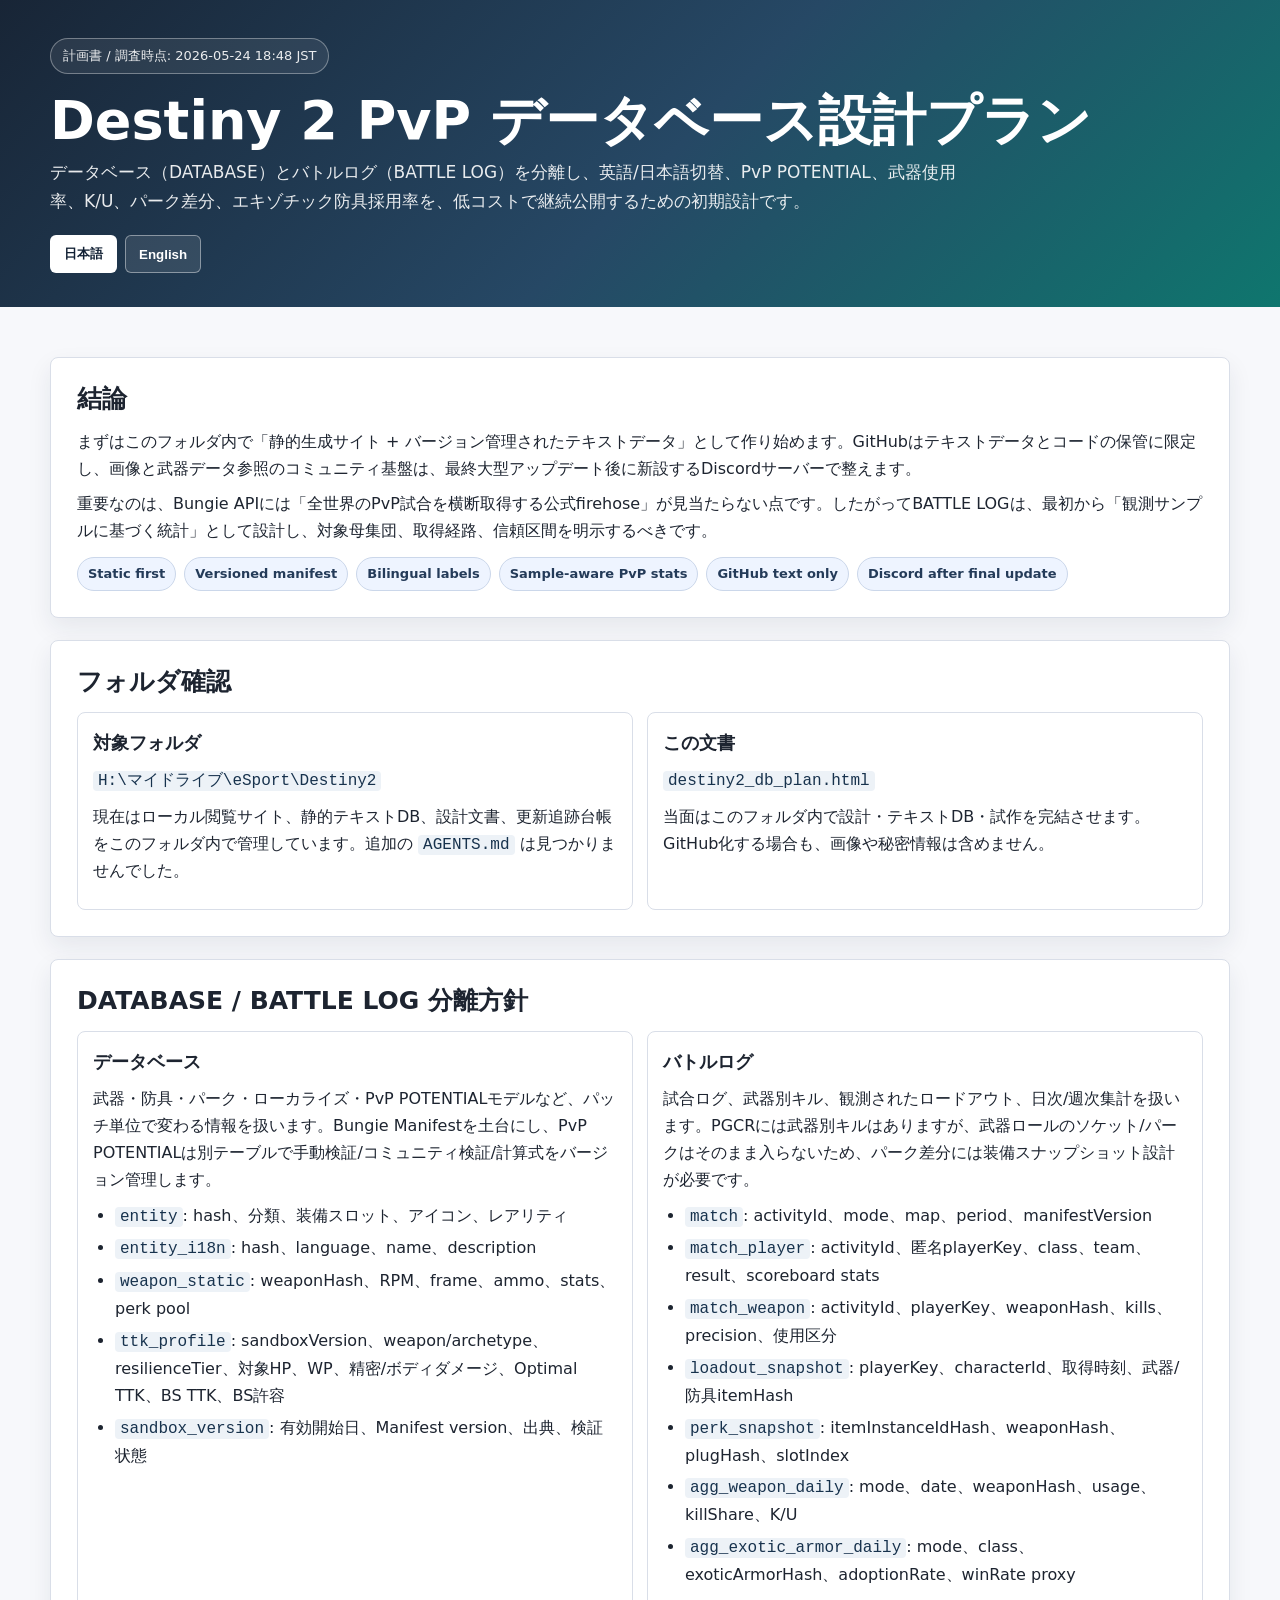
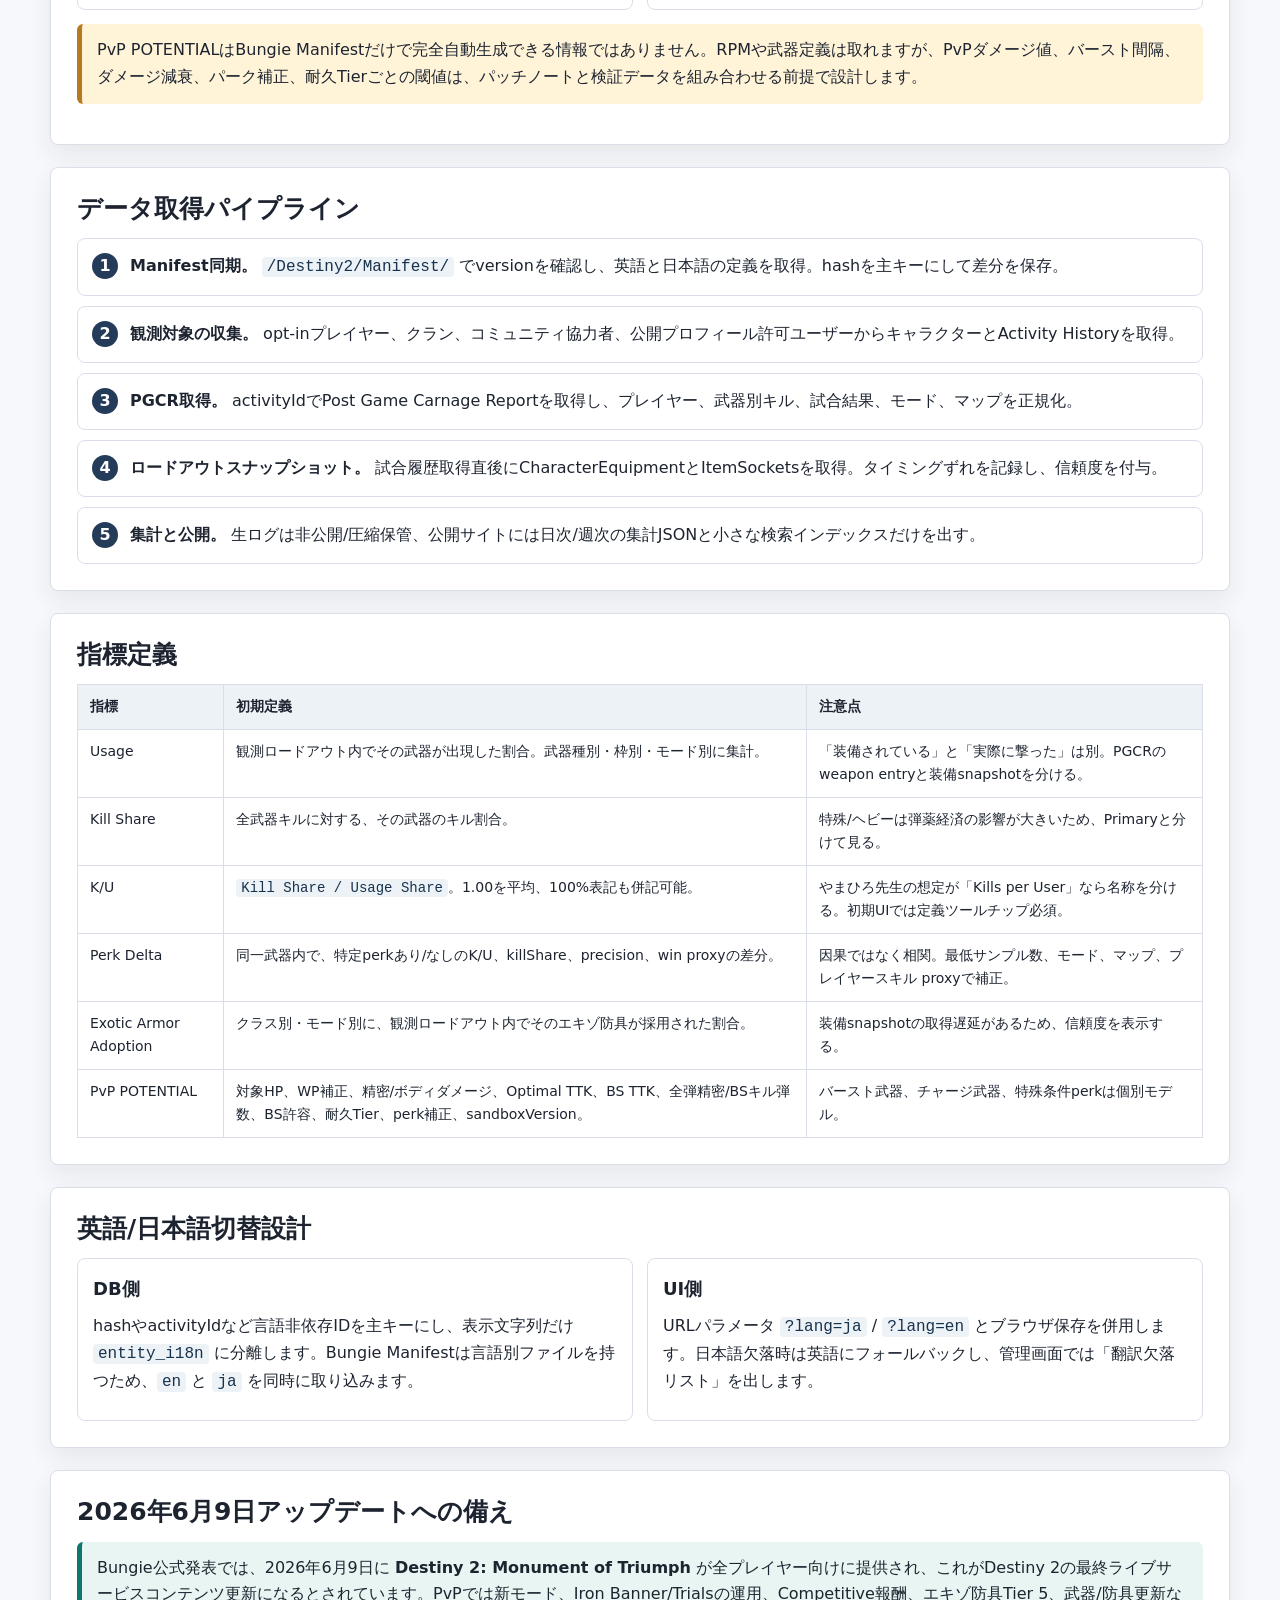
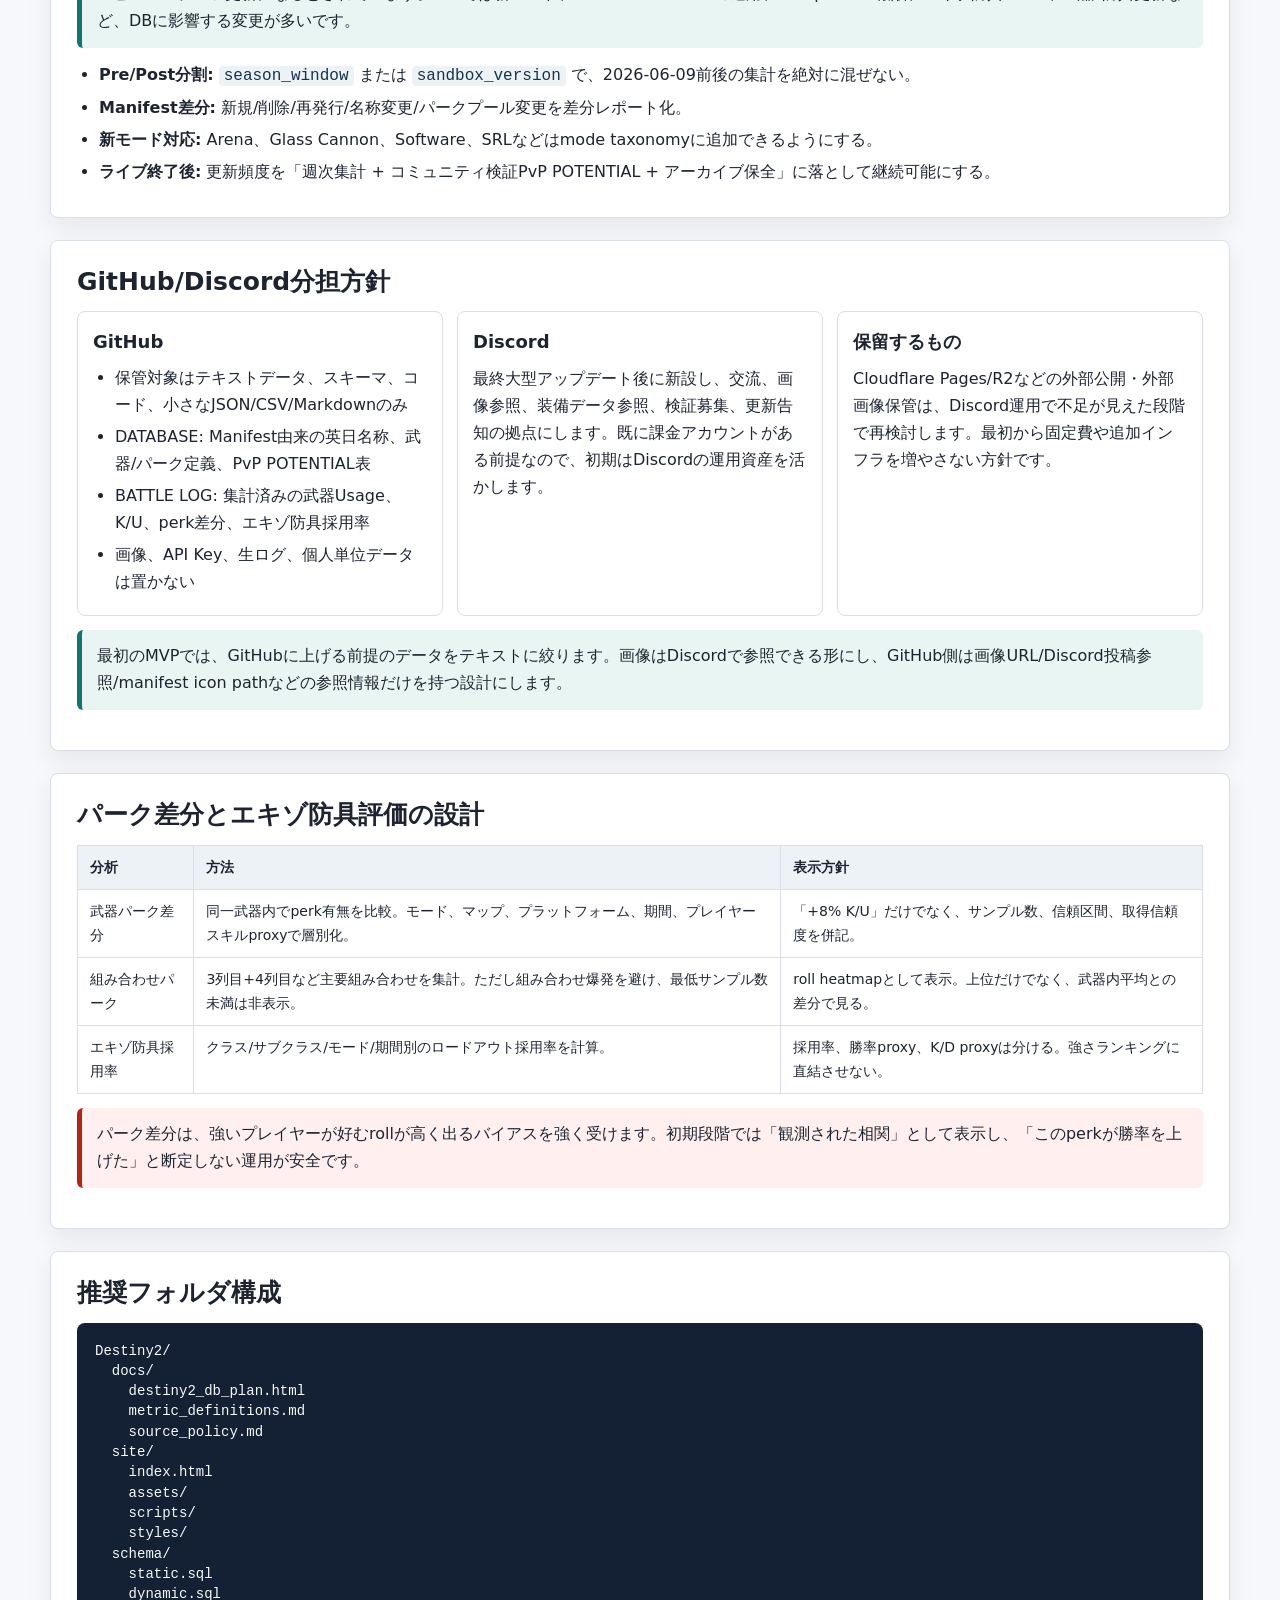
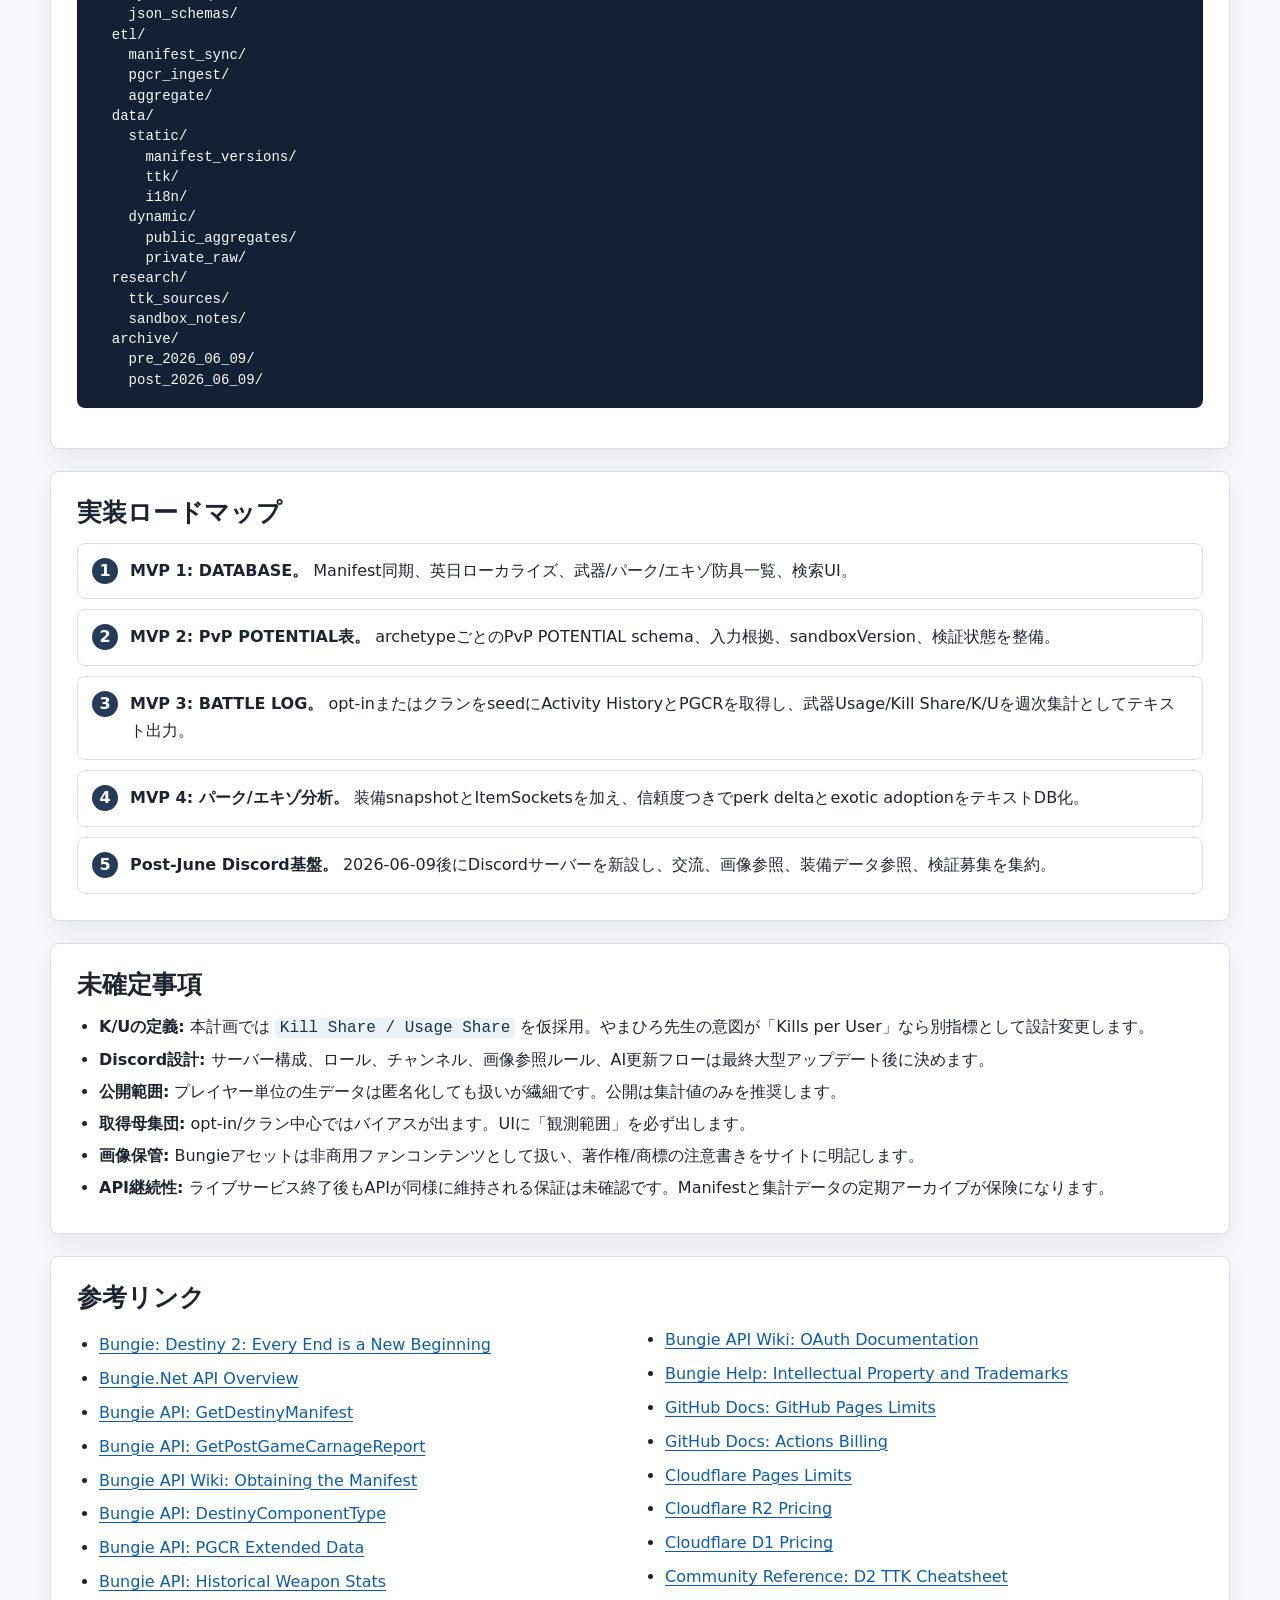
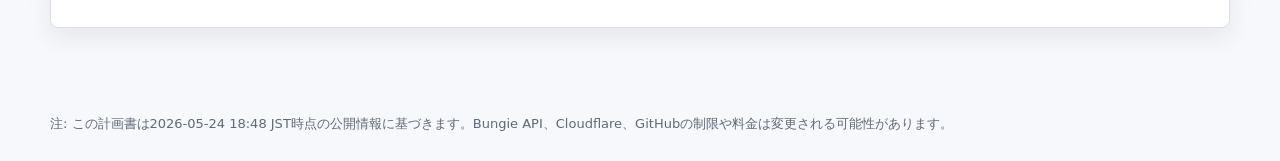
<file: destiny2_db_plan.html>
<!doctype html>
<html lang="ja">
<head>
  <meta charset="utf-8">
  <meta name="viewport" content="width=device-width, initial-scale=1">
  <title>Destiny 2 PvP Database Plan</title>
  <style>
    :root {
      color-scheme: light;
      --ink: #1d2430;
      --muted: #5f6978;
      --line: #d9dee8;
      --paper: #f7f8fb;
      --panel: #ffffff;
      --navy: #243b59;
      --teal: #0f766e;
      --gold: #b7791f;
      --red: #b42318;
      --green: #247a3d;
      --blue-soft: #e9f1fb;
      --teal-soft: #e8f5f2;
      --gold-soft: #fff3d8;
      --red-soft: #fff0ef;
      --shadow: 0 10px 24px rgba(31, 42, 68, 0.08);
    }

    * { box-sizing: border-box; }

    body {
      margin: 0;
      font-family: "Yu Gothic", "Meiryo", "Segoe UI", system-ui, sans-serif;
      color: var(--ink);
      background: var(--paper);
      line-height: 1.68;
    }

    body[data-lang="ja"] .en,
    body[data-lang="en"] .ja {
      display: none !important;
    }

    a {
      color: #0b5cad;
      text-decoration-thickness: 1px;
      text-underline-offset: 3px;
    }

    header {
      background: linear-gradient(135deg, #182536 0%, #264865 52%, #0f766e 100%);
      color: #fff;
      padding: 38px 24px 34px;
    }

    .wrap {
      width: min(1180px, calc(100% - 40px));
      margin: 0 auto;
    }

    .topline {
      display: flex;
      justify-content: space-between;
      gap: 18px;
      align-items: flex-start;
      flex-wrap: wrap;
    }

    .badge {
      display: inline-flex;
      align-items: center;
      gap: 8px;
      border: 1px solid rgba(255,255,255,0.35);
      border-radius: 999px;
      padding: 6px 12px;
      font-size: 13px;
      color: rgba(255,255,255,0.9);
      background: rgba(255,255,255,0.08);
    }

    h1 {
      margin: 18px 0 8px;
      font-size: clamp(30px, 5vw, 54px);
      line-height: 1.08;
      letter-spacing: 0;
    }

    .subtitle {
      max-width: 920px;
      margin: 0;
      font-size: 17px;
      color: rgba(255,255,255,0.9);
    }

    .controls {
      display: flex;
      gap: 8px;
      padding-top: 2px;
    }

    button.lang {
      border: 1px solid rgba(255,255,255,0.42);
      color: #fff;
      background: rgba(255,255,255,0.1);
      border-radius: 6px;
      padding: 9px 13px;
      cursor: pointer;
      font-weight: 700;
    }

    button.lang[aria-pressed="true"] {
      color: #112034;
      background: #fff;
    }

    main {
      padding: 28px 0 54px;
    }

    section {
      margin: 22px 0;
      padding: 26px;
      background: var(--panel);
      border: 1px solid var(--line);
      border-radius: 8px;
      box-shadow: var(--shadow);
    }

    h2 {
      margin: 0 0 14px;
      font-size: 25px;
      line-height: 1.22;
      letter-spacing: 0;
    }

    h3 {
      margin: 22px 0 8px;
      font-size: 18px;
      letter-spacing: 0;
    }

    p {
      margin: 9px 0;
    }

    ul, ol {
      margin: 8px 0 0 22px;
      padding: 0;
    }

    li {
      margin: 5px 0;
    }

    code {
      font-family: Consolas, "Cascadia Mono", monospace;
      color: #17324d;
      background: #edf2f7;
      padding: 1px 5px;
      border-radius: 4px;
    }

    pre {
      overflow: auto;
      background: #142033;
      color: #f7fafc;
      padding: 18px;
      border-radius: 8px;
      line-height: 1.45;
      font-size: 14px;
    }

    pre code {
      color: inherit;
      background: transparent;
      padding: 0;
    }

    table {
      width: 100%;
      border-collapse: collapse;
      margin-top: 14px;
      font-size: 14px;
    }

    th, td {
      border: 1px solid var(--line);
      padding: 10px 12px;
      vertical-align: top;
    }

    th {
      background: #edf2f7;
      text-align: left;
    }

    .grid {
      display: grid;
      grid-template-columns: repeat(2, minmax(0, 1fr));
      gap: 14px;
    }

    .tri-grid {
      display: grid;
      grid-template-columns: repeat(3, minmax(0, 1fr));
      gap: 14px;
    }

    .note {
      border-left: 5px solid var(--teal);
      background: var(--teal-soft);
      padding: 13px 15px;
      border-radius: 6px;
      margin: 14px 0;
    }

    .warn {
      border-left: 5px solid var(--gold);
      background: var(--gold-soft);
      padding: 13px 15px;
      border-radius: 6px;
      margin: 14px 0;
    }

    .risk {
      border-left: 5px solid var(--red);
      background: var(--red-soft);
      padding: 13px 15px;
      border-radius: 6px;
      margin: 14px 0;
    }

    .mini-card {
      border: 1px solid var(--line);
      border-radius: 8px;
      padding: 15px;
      background: #fff;
    }

    .mini-card h3 {
      margin-top: 0;
    }

    .pill-list {
      display: flex;
      flex-wrap: wrap;
      gap: 8px;
      margin-top: 12px;
    }

    .pill {
      border-radius: 999px;
      background: #eef4ff;
      border: 1px solid #cbd7ea;
      color: #243b59;
      padding: 5px 10px;
      font-size: 13px;
      font-weight: 700;
    }

    .timeline {
      counter-reset: phase;
      display: grid;
      gap: 10px;
      margin-top: 14px;
    }

    .phase {
      position: relative;
      padding: 14px 16px 14px 52px;
      border: 1px solid var(--line);
      background: #fff;
      border-radius: 8px;
    }

    .phase::before {
      counter-increment: phase;
      content: counter(phase);
      position: absolute;
      left: 14px;
      top: 14px;
      width: 26px;
      height: 26px;
      border-radius: 50%;
      background: var(--navy);
      color: #fff;
      display: grid;
      place-items: center;
      font-weight: 800;
      line-height: 1;
    }

    .source-list {
      columns: 2;
      column-gap: 28px;
    }

    .source-list li {
      break-inside: avoid;
      margin-bottom: 7px;
    }

    footer {
      color: var(--muted);
      font-size: 13px;
      padding: 0 0 32px;
    }

    @media (max-width: 820px) {
      .grid,
      .tri-grid {
        grid-template-columns: 1fr;
      }
      .source-list {
        columns: 1;
      }
      section {
        padding: 20px;
      }
      .wrap {
        width: min(100% - 24px, 1180px);
      }
    }
  </style>
</head>
<body data-lang="ja">
  <header>
    <div class="wrap">
      <div class="topline">
        <div>
          <span class="badge ja">計画書 / 調査時点: 2026-05-24 18:48 JST</span>
          <span class="badge en">Planning document / Research timestamp: 2026-05-24 18:48 JST</span>
          <h1 class="ja">Destiny 2 PvP データベース設計プラン</h1>
          <h1 class="en">Destiny 2 PvP Database Plan</h1>
          <p class="subtitle ja">データベース（DATABASE）とバトルログ（BATTLE LOG）を分離し、英語/日本語切替、PvP POTENTIAL、武器使用率、K/U、パーク差分、エキゾチック防具採用率を、低コストで継続公開するための初期設計です。</p>
          <p class="subtitle en">Initial architecture for a low-cost, bilingual Destiny 2 PvP archive with separate DATABASE and BATTLE LOG layers, PvP Potential, usage, K/U, perk deltas, and exotic armor adoption metrics.</p>
        </div>
        <div class="controls" aria-label="Language">
          <button class="lang" id="jaBtn" aria-pressed="true" type="button">日本語</button>
          <button class="lang" id="enBtn" aria-pressed="false" type="button">English</button>
        </div>
      </div>
    </div>
  </header>

  <main class="wrap">
    <section>
      <h2 class="ja">結論</h2>
      <h2 class="en">Recommendation</h2>
      <div class="ja">
        <p>まずはこのフォルダ内で「静的生成サイト + バージョン管理されたテキストデータ」として作り始めます。GitHubはテキストデータとコードの保管に限定し、画像と武器データ参照のコミュニティ基盤は、最終大型アップデート後に新設するDiscordサーバーで整えます。</p>
        <p>重要なのは、Bungie APIには「全世界のPvP試合を横断取得する公式firehose」が見当たらない点です。したがってBATTLE LOGは、最初から「観測サンプルに基づく統計」として設計し、対象母集団、取得経路、信頼区間を明示するべきです。</p>
      </div>
      <div class="en">
        <p>Start inside this folder with a static-generated site and versioned text data. GitHub will be limited to text data and source code, while the community layer for images and weapon-data reference will be built later through a new Discord server after the final major update.</p>
        <p>The key constraint is that Bungie does not appear to expose an official global PvP match firehose. Dynamic metrics should therefore be presented as observed-sample statistics, with sample coverage and confidence clearly displayed.</p>
      </div>
      <div class="pill-list">
        <span class="pill">Static first</span>
        <span class="pill">Versioned manifest</span>
        <span class="pill">Bilingual labels</span>
        <span class="pill">Sample-aware PvP stats</span>
        <span class="pill">GitHub text only</span>
        <span class="pill">Discord after final update</span>
      </div>
    </section>

    <section>
      <h2 class="ja">フォルダ確認</h2>
      <h2 class="en">Folder Check</h2>
      <div class="grid">
        <div class="mini-card">
          <h3 class="ja">対象フォルダ</h3>
          <h3 class="en">Target Folder</h3>
          <p><code>H:\マイドライブ\eSport\Destiny2</code></p>
          <p class="ja">現在はローカル閲覧サイト、静的テキストDB、設計文書、更新追跡台帳をこのフォルダ内で管理しています。追加の <code>AGENTS.md</code> は見つかりませんでした。</p>
          <p class="en">The folder now contains the local viewer, static text DB, design docs, and update tracker. No additional <code>AGENTS.md</code> was found.</p>
        </div>
        <div class="mini-card">
          <h3 class="ja">この文書</h3>
          <h3 class="en">This Document</h3>
          <p><code>destiny2_db_plan.html</code></p>
          <p class="ja">当面はこのフォルダ内で設計・テキストDB・試作を完結させます。GitHub化する場合も、画像や秘密情報は含めません。</p>
          <p class="en">For now, design, text DB, and prototypes stay inside this folder. If this becomes a GitHub repository, images and secrets stay out of it.</p>
        </div>
      </div>
    </section>

    <section>
      <h2 class="ja">DATABASE / BATTLE LOG 分離方針</h2>
      <h2 class="en">DATABASE and BATTLE LOG Split</h2>
      <div class="grid">
        <div class="mini-card">
          <h3 class="ja">データベース</h3>
          <h3 class="en">DATABASE</h3>
          <p class="ja">武器・防具・パーク・ローカライズ・PvP POTENTIALモデルなど、パッチ単位で変わる情報を扱います。Bungie Manifestを土台にし、PvP POTENTIALは別テーブルで手動検証/コミュニティ検証/計算式をバージョン管理します。</p>
          <p class="en">Stores items, armor, perks, localization, and PvP Potential models that change by patch. Bungie Manifest is the foundation; PvP Potential is maintained in separate versioned tables with measured data, community references, and formulas.</p>
          <ul class="ja">
            <li><code>entity</code>: hash、分類、装備スロット、アイコン、レアリティ</li>
            <li><code>entity_i18n</code>: hash、language、name、description</li>
            <li><code>weapon_static</code>: weaponHash、RPM、frame、ammo、stats、perk pool</li>
            <li><code>ttk_profile</code>: sandboxVersion、weapon/archetype、resilienceTier、対象HP、WP、精密/ボディダメージ、Optimal TTK、BS TTK、BS許容</li>
            <li><code>sandbox_version</code>: 有効開始日、Manifest version、出典、検証状態</li>
          </ul>
          <ul class="en">
            <li><code>entity</code>: hash, category, slot, icon, rarity</li>
            <li><code>entity_i18n</code>: hash, language, name, description</li>
            <li><code>weapon_static</code>: weapon hash, RPM, frame, ammo type, stats, perk pool</li>
            <li><code>ttk_profile</code>: sandbox version, weapon/archetype, resilience tier, target HP, WP, precision/body damage, Optimal TTK, BS TTK, body-shot forgiveness</li>
            <li><code>sandbox_version</code>: effective date, manifest version, source, validation status</li>
          </ul>
        </div>
        <div class="mini-card">
          <h3 class="ja">バトルログ</h3>
          <h3 class="en">BATTLE LOG</h3>
          <p class="ja">試合ログ、武器別キル、観測されたロードアウト、日次/週次集計を扱います。PGCRには武器別キルはありますが、武器ロールのソケット/パークはそのまま入らないため、パーク差分には装備スナップショット設計が必要です。</p>
          <p class="en">Stores match logs, weapon kills, observed loadouts, and daily/weekly aggregates. PGCR includes weapon-level kill stats, but not full roll sockets/perks, so perk-delta analysis requires a loadout snapshot strategy.</p>
          <ul class="ja">
            <li><code>match</code>: activityId、mode、map、period、manifestVersion</li>
            <li><code>match_player</code>: activityId、匿名playerKey、class、team、result、scoreboard stats</li>
            <li><code>match_weapon</code>: activityId、playerKey、weaponHash、kills、precision、使用区分</li>
            <li><code>loadout_snapshot</code>: playerKey、characterId、取得時刻、武器/防具itemHash</li>
            <li><code>perk_snapshot</code>: itemInstanceIdHash、weaponHash、plugHash、slotIndex</li>
            <li><code>agg_weapon_daily</code>: mode、date、weaponHash、usage、killShare、K/U</li>
            <li><code>agg_exotic_armor_daily</code>: mode、class、exoticArmorHash、adoptionRate、winRate proxy</li>
          </ul>
          <ul class="en">
            <li><code>match</code>: activity ID, mode, map, period, manifest version</li>
            <li><code>match_player</code>: activity ID, anonymized player key, class, team, result, scoreboard stats</li>
            <li><code>match_weapon</code>: activity ID, player key, weapon hash, kills, precision, usage flag</li>
            <li><code>loadout_snapshot</code>: player key, character ID, timestamp, equipped weapon/armor hashes</li>
            <li><code>perk_snapshot</code>: item instance hash, weapon hash, plug hash, slot index</li>
            <li><code>agg_weapon_daily</code>: mode, date, weapon hash, usage, kill share, K/U</li>
            <li><code>agg_exotic_armor_daily</code>: mode, class, exotic armor hash, adoption rate, win-rate proxy</li>
          </ul>
        </div>
      </div>
      <div class="warn ja">PvP POTENTIALはBungie Manifestだけで完全自動生成できる情報ではありません。RPMや武器定義は取れますが、PvPダメージ値、バースト間隔、ダメージ減衰、パーク補正、耐久Tierごとの閾値は、パッチノートと検証データを組み合わせる前提で設計します。</div>
      <div class="warn en">PvP Potential cannot be fully generated from the Bungie Manifest alone. RPM and item definitions are available, but PvP damage values, burst timing, falloff, perk modifiers, and resilience breakpoints should be managed from patch notes plus verified test data.</div>
    </section>

    <section>
      <h2 class="ja">データ取得パイプライン</h2>
      <h2 class="en">Data Pipeline</h2>
      <div class="timeline ja">
        <div class="phase"><strong>Manifest同期。</strong> <code>/Destiny2/Manifest/</code> でversionを確認し、英語と日本語の定義を取得。hashを主キーにして差分を保存。</div>
        <div class="phase"><strong>観測対象の収集。</strong> opt-inプレイヤー、クラン、コミュニティ協力者、公開プロフィール許可ユーザーからキャラクターとActivity Historyを取得。</div>
        <div class="phase"><strong>PGCR取得。</strong> activityIdでPost Game Carnage Reportを取得し、プレイヤー、武器別キル、試合結果、モード、マップを正規化。</div>
        <div class="phase"><strong>ロードアウトスナップショット。</strong> 試合履歴取得直後にCharacterEquipmentとItemSocketsを取得。タイミングずれを記録し、信頼度を付与。</div>
        <div class="phase"><strong>集計と公開。</strong> 生ログは非公開/圧縮保管、公開サイトには日次/週次の集計JSONと小さな検索インデックスだけを出す。</div>
      </div>
      <div class="timeline en">
        <div class="phase"><strong>Manifest sync.</strong> Check <code>/Destiny2/Manifest/</code>, download English and Japanese definitions, and store diffs by hash.</div>
        <div class="phase"><strong>Observed population.</strong> Use opt-in players, clans, community contributors, and public profiles that allow access.</div>
        <div class="phase"><strong>PGCR ingestion.</strong> Fetch Post Game Carnage Reports by activity ID and normalize players, weapon kills, outcomes, mode, and map.</div>
        <div class="phase"><strong>Loadout snapshots.</strong> Fetch CharacterEquipment and ItemSockets immediately after activity discovery. Store timing lag and confidence.</div>
        <div class="phase"><strong>Aggregation and publishing.</strong> Keep raw logs compressed/private; publish daily/weekly aggregate JSON and compact search indexes.</div>
      </div>
    </section>

    <section>
      <h2 class="ja">指標定義</h2>
      <h2 class="en">Metric Definitions</h2>
      <table class="ja">
        <thead>
          <tr><th>指標</th><th>初期定義</th><th>注意点</th></tr>
        </thead>
        <tbody>
          <tr><td>Usage</td><td>観測ロードアウト内でその武器が出現した割合。武器種別・枠別・モード別に集計。</td><td>「装備されている」と「実際に撃った」は別。PGCRのweapon entryと装備snapshotを分ける。</td></tr>
          <tr><td>Kill Share</td><td>全武器キルに対する、その武器のキル割合。</td><td>特殊/ヘビーは弾薬経済の影響が大きいため、Primaryと分けて見る。</td></tr>
          <tr><td>K/U</td><td><code>Kill Share / Usage Share</code>。1.00を平均、100%表記も併記可能。</td><td>やまひろ先生の想定が「Kills per User」なら名称を分ける。初期UIでは定義ツールチップ必須。</td></tr>
          <tr><td>Perk Delta</td><td>同一武器内で、特定perkあり/なしのK/U、killShare、precision、win proxyの差分。</td><td>因果ではなく相関。最低サンプル数、モード、マップ、プレイヤースキル proxyで補正。</td></tr>
          <tr><td>Exotic Armor Adoption</td><td>クラス別・モード別に、観測ロードアウト内でそのエキゾ防具が採用された割合。</td><td>装備snapshotの取得遅延があるため、信頼度を表示する。</td></tr>
          <tr><td>PvP POTENTIAL</td><td>対象HP、WP補正、精密/ボディダメージ、Optimal TTK、BS TTK、全弾精密/BSキル弾数、BS許容、耐久Tier、perk補正、sandboxVersion。</td><td>バースト武器、チャージ武器、特殊条件perkは個別モデル。</td></tr>
        </tbody>
      </table>
      <table class="en">
        <thead>
          <tr><th>Metric</th><th>Initial Definition</th><th>Caution</th></tr>
        </thead>
        <tbody>
          <tr><td>Usage</td><td>Share of observed loadouts in which the weapon appears, grouped by weapon type, slot, and mode.</td><td>Equipped and actually fired are different. Keep PGCR weapon entries separate from equipment snapshots.</td></tr>
          <tr><td>Kill Share</td><td>Weapon kills divided by all observed weapon kills.</td><td>Analyze primary, special, and heavy separately because ammo economy changes interpretation.</td></tr>
          <tr><td>K/U</td><td><code>Kill Share / Usage Share</code>. Show 1.00 baseline and optionally 100% format.</td><td>If the intended meaning is "Kills per User", use a separate label. The first UI should include a definition tooltip.</td></tr>
          <tr><td>Perk Delta</td><td>Within the same weapon, compare K/U, kill share, precision, and win proxy between rolls with and without a perk.</td><td>Correlation, not causation. Use minimum sample counts and adjust by mode, map, and skill proxy.</td></tr>
          <tr><td>Exotic Armor Adoption</td><td>Class/mode-specific share of observed loadouts using a given exotic armor piece.</td><td>Display confidence because equipment snapshots may be delayed.</td></tr>
          <tr><td>PvP Potential</td><td>Target HP, WP bonus, precision/body damage, Optimal TTK, BS TTK, crit/body shots to kill, body-shot forgiveness, resilience tier, perk modifiers, sandbox version.</td><td>Burst, charge, and conditional-perk weapons require custom models.</td></tr>
        </tbody>
      </table>
    </section>

    <section>
      <h2 class="ja">英語/日本語切替設計</h2>
      <h2 class="en">Bilingual Design</h2>
      <div class="grid">
        <div class="mini-card">
          <h3 class="ja">DB側</h3>
          <h3 class="en">Database Layer</h3>
          <p class="ja">hashやactivityIdなど言語非依存IDを主キーにし、表示文字列だけ <code>entity_i18n</code> に分離します。Bungie Manifestは言語別ファイルを持つため、<code>en</code> と <code>ja</code> を同時に取り込みます。</p>
          <p class="en">Use language-independent IDs such as hashes and activity IDs as primary keys. Keep display strings in <code>entity_i18n</code>. Bungie Manifest exposes language-specific definition files, so import <code>en</code> and <code>ja</code> together.</p>
        </div>
        <div class="mini-card">
          <h3 class="ja">UI側</h3>
          <h3 class="en">UI Layer</h3>
          <p class="ja">URLパラメータ <code>?lang=ja</code> / <code>?lang=en</code> とブラウザ保存を併用します。日本語欠落時は英語にフォールバックし、管理画面では「翻訳欠落リスト」を出します。</p>
          <p class="en">Use <code>?lang=ja</code> / <code>?lang=en</code> plus local browser preference. Fall back to English when Japanese is missing, and expose a missing-translation report for maintenance.</p>
        </div>
      </div>
    </section>

    <section>
      <h2 class="ja">2026年6月9日アップデートへの備え</h2>
      <h2 class="en">Preparing for the June 9, 2026 Update</h2>
      <div class="note ja">
        Bungie公式発表では、2026年6月9日に <strong>Destiny 2: Monument of Triumph</strong> が全プレイヤー向けに提供され、これがDestiny 2の最終ライブサービスコンテンツ更新になるとされています。PvPでは新モード、Iron Banner/Trialsの運用、Competitive報酬、エキゾ防具Tier 5、武器/防具更新など、DBに影響する変更が多いです。
      </div>
      <div class="note en">
        Bungie announced that <strong>Destiny 2: Monument of Triumph</strong> launches for all players on June 9, 2026, and will be Destiny 2's final live-service content update. PvP modes, Iron Banner/Trials cadence, Competitive rewards, exotic armor Tier 5 stats, and weapon/armor updates can all affect the database.
      </div>
      <ul class="ja">
        <li><strong>Pre/Post分割:</strong> <code>season_window</code> または <code>sandbox_version</code> で、2026-06-09前後の集計を絶対に混ぜない。</li>
        <li><strong>Manifest差分:</strong> 新規/削除/再発行/名称変更/パークプール変更を差分レポート化。</li>
        <li><strong>新モード対応:</strong> Arena、Glass Cannon、Software、SRLなどはmode taxonomyに追加できるようにする。</li>
        <li><strong>ライブ終了後:</strong> 更新頻度を「週次集計 + コミュニティ検証PvP POTENTIAL + アーカイブ保全」に落として継続可能にする。</li>
      </ul>
      <ul class="en">
        <li><strong>Pre/post split:</strong> Never mix pre- and post-June 9 data. Partition by <code>season_window</code> or <code>sandbox_version</code>.</li>
        <li><strong>Manifest diffs:</strong> Produce reports for new, removed, reprised, renamed, and perk-pool-changed items.</li>
        <li><strong>New modes:</strong> Keep the mode taxonomy extensible for Arena, Glass Cannon, Software, SRL, and future community categories.</li>
        <li><strong>After live-service end:</strong> Reduce maintenance to weekly aggregates, community-verified PvP Potential, and archival preservation.</li>
      </ul>
    </section>

    <section>
      <h2 class="ja">GitHub/Discord分担方針</h2>
      <h2 class="en">GitHub/Discord Responsibility Split</h2>
      <div class="tri-grid">
        <div class="mini-card">
          <h3 class="ja">GitHub</h3>
          <h3 class="en">GitHub</h3>
          <ul class="ja">
            <li>保管対象はテキストデータ、スキーマ、コード、小さなJSON/CSV/Markdownのみ</li>
            <li>DATABASE: Manifest由来の英日名称、武器/パーク定義、PvP POTENTIAL表</li>
            <li>BATTLE LOG: 集計済みの武器Usage、K/U、perk差分、エキゾ防具採用率</li>
            <li>画像、API Key、生ログ、個人単位データは置かない</li>
          </ul>
          <ul class="en">
            <li>Store text data, schemas, source code, and compact JSON/CSV/Markdown only</li>
            <li>DATABASE: bilingual names, weapon/perk definitions, PvP Potential tables</li>
            <li>BATTLE LOG: aggregated weapon usage, K/U, perk deltas, exotic armor adoption</li>
            <li>No images, API keys, raw logs, or player-level data</li>
          </ul>
        </div>
        <div class="mini-card">
          <h3 class="ja">Discord</h3>
          <h3 class="en">Discord</h3>
          <p class="ja">最終大型アップデート後に新設し、交流、画像参照、装備データ参照、検証募集、更新告知の拠点にします。既に課金アカウントがある前提なので、初期はDiscordの運用資産を活かします。</p>
          <p class="en">Create it after the final major update as the hub for community discussion, image reference, equipment data lookup, validation requests, and update notices. Since a paid Discord account already exists, use that operational base first.</p>
        </div>
        <div class="mini-card">
          <h3 class="ja">保留するもの</h3>
          <h3 class="en">Deferred Choices</h3>
          <p class="ja">Cloudflare Pages/R2などの外部公開・外部画像保管は、Discord運用で不足が見えた段階で再検討します。最初から固定費や追加インフラを増やさない方針です。</p>
          <p class="en">External publishing and image storage such as Cloudflare Pages/R2 will be revisited only if Discord operations show a real gap. Avoid adding fixed cost or extra infrastructure at the start.</p>
        </div>
      </div>
      <div class="note ja">
        最初のMVPでは、GitHubに上げる前提のデータをテキストに絞ります。画像はDiscordで参照できる形にし、GitHub側は画像URL/Discord投稿参照/manifest icon pathなどの参照情報だけを持つ設計にします。
      </div>
      <div class="note en">
        For the MVP, keep GitHub-bound data text-only. Images should be referenced through Discord, while GitHub stores only references such as image URLs, Discord post references, or Manifest icon paths.
      </div>
    </section>

    <section>
      <h2 class="ja">パーク差分とエキゾ防具評価の設計</h2>
      <h2 class="en">Perk Delta and Exotic Armor Analysis</h2>
      <table class="ja">
        <thead>
          <tr><th>分析</th><th>方法</th><th>表示方針</th></tr>
        </thead>
        <tbody>
          <tr><td>武器パーク差分</td><td>同一武器内でperk有無を比較。モード、マップ、プラットフォーム、期間、プレイヤースキルproxyで層別化。</td><td>「+8% K/U」だけでなく、サンプル数、信頼区間、取得信頼度を併記。</td></tr>
          <tr><td>組み合わせパーク</td><td>3列目+4列目など主要組み合わせを集計。ただし組み合わせ爆発を避け、最低サンプル数未満は非表示。</td><td>roll heatmapとして表示。上位だけでなく、武器内平均との差分で見る。</td></tr>
          <tr><td>エキゾ防具採用率</td><td>クラス/サブクラス/モード/期間別のロードアウト採用率を計算。</td><td>採用率、勝率proxy、K/D proxyは分ける。強さランキングに直結させない。</td></tr>
        </tbody>
      </table>
      <table class="en">
        <thead>
          <tr><th>Analysis</th><th>Method</th><th>Display</th></tr>
        </thead>
        <tbody>
          <tr><td>Weapon perk delta</td><td>Compare perk-present vs perk-absent within the same weapon, stratified by mode, map, platform, period, and skill proxy.</td><td>Show sample size, confidence interval, and snapshot confidence, not only "+8% K/U".</td></tr>
          <tr><td>Perk combinations</td><td>Aggregate major combinations such as columns 3+4. Hide combinations below minimum sample thresholds.</td><td>Use roll heatmaps and compare against the weapon's own baseline.</td></tr>
          <tr><td>Exotic armor adoption</td><td>Compute adoption by class, subclass, mode, and period.</td><td>Keep adoption, win proxy, and K/D proxy separate. Do not present adoption as direct power ranking.</td></tr>
        </tbody>
      </table>
      <div class="risk ja">パーク差分は、強いプレイヤーが好むrollが高く出るバイアスを強く受けます。初期段階では「観測された相関」として表示し、「このperkが勝率を上げた」と断定しない運用が安全です。</div>
      <div class="risk en">Perk deltas are strongly biased by skilled players preferring certain rolls. Present them as observed correlations and avoid claiming that a perk caused higher win rate.</div>
    </section>

    <section>
      <h2 class="ja">推奨フォルダ構成</h2>
      <h2 class="en">Suggested Folder Structure</h2>
      <pre><code>Destiny2/
  docs/
    destiny2_db_plan.html
    metric_definitions.md
    source_policy.md
  site/
    index.html
    assets/
    scripts/
    styles/
  schema/
    static.sql
    dynamic.sql
    json_schemas/
  etl/
    manifest_sync/
    pgcr_ingest/
    aggregate/
  data/
    static/
      manifest_versions/
      ttk/
      i18n/
    dynamic/
      public_aggregates/
      private_raw/
  research/
    ttk_sources/
    sandbox_notes/
  archive/
    pre_2026_06_09/
    post_2026_06_09/</code></pre>
    </section>

    <section>
      <h2 class="ja">実装ロードマップ</h2>
      <h2 class="en">Implementation Roadmap</h2>
      <div class="timeline ja">
        <div class="phase"><strong>MVP 1: DATABASE。</strong> Manifest同期、英日ローカライズ、武器/パーク/エキゾ防具一覧、検索UI。</div>
        <div class="phase"><strong>MVP 2: PvP POTENTIAL表。</strong> archetypeごとのPvP POTENTIAL schema、入力根拠、sandboxVersion、検証状態を整備。</div>
        <div class="phase"><strong>MVP 3: BATTLE LOG。</strong> opt-inまたはクランをseedにActivity HistoryとPGCRを取得し、武器Usage/Kill Share/K/Uを週次集計としてテキスト出力。</div>
        <div class="phase"><strong>MVP 4: パーク/エキゾ分析。</strong> 装備snapshotとItemSocketsを加え、信頼度つきでperk deltaとexotic adoptionをテキストDB化。</div>
        <div class="phase"><strong>Post-June Discord基盤。</strong> 2026-06-09後にDiscordサーバーを新設し、交流、画像参照、装備データ参照、検証募集を集約。</div>
      </div>
      <div class="timeline en">
        <div class="phase"><strong>MVP 1: DATABASE.</strong> Manifest sync, English/Japanese localization, weapon/perk/exotic armor lists, search UI.</div>
        <div class="phase"><strong>MVP 2: PvP Potential tables.</strong> PvP Potential schema by archetype, source evidence, sandbox version, validation status.</div>
        <div class="phase"><strong>MVP 3: BATTLE LOG.</strong> Use opt-in or clan seeds to fetch Activity History and PGCR, then generate weekly Usage/Kill Share/K/U as text outputs.</div>
        <div class="phase"><strong>MVP 4: Perk/exotic analysis.</strong> Add equipment snapshots and ItemSockets, then convert perk deltas and exotic adoption into text DB outputs.</div>
        <div class="phase"><strong>Post-June Discord base.</strong> After June 9, 2026, create the Discord server and centralize discussion, image reference, equipment lookup, and validation requests.</div>
      </div>
    </section>

    <section>
      <h2 class="ja">未確定事項</h2>
      <h2 class="en">Open Decisions</h2>
      <ul class="ja">
        <li><strong>K/Uの定義:</strong> 本計画では <code>Kill Share / Usage Share</code> を仮採用。やまひろ先生の意図が「Kills per User」なら別指標として設計変更します。</li>
        <li><strong>Discord設計:</strong> サーバー構成、ロール、チャンネル、画像参照ルール、AI更新フローは最終大型アップデート後に決めます。</li>
        <li><strong>公開範囲:</strong> プレイヤー単位の生データは匿名化しても扱いが繊細です。公開は集計値のみを推奨します。</li>
        <li><strong>取得母集団:</strong> opt-in/クラン中心ではバイアスが出ます。UIに「観測範囲」を必ず出します。</li>
        <li><strong>画像保管:</strong> Bungieアセットは非商用ファンコンテンツとして扱い、著作権/商標の注意書きをサイトに明記します。</li>
        <li><strong>API継続性:</strong> ライブサービス終了後もAPIが同様に維持される保証は未確認です。Manifestと集計データの定期アーカイブが保険になります。</li>
      </ul>
      <ul class="en">
        <li><strong>K/U definition:</strong> This plan assumes <code>Kill Share / Usage Share</code>. If the intended meaning is "Kills per User", design it as a separate metric.</li>
        <li><strong>Discord design:</strong> Server structure, roles, channels, image reference rules, and AI update flow will be decided after the final major update.</li>
        <li><strong>Publication scope:</strong> Player-level raw data remains sensitive even when anonymized. Publish aggregate values only.</li>
        <li><strong>Observed population:</strong> Opt-in and clan-based sampling creates bias. Always show sample coverage.</li>
        <li><strong>Image storage:</strong> Treat Bungie assets as non-commercial fan content and include copyright/trademark notes on the site.</li>
        <li><strong>API continuity:</strong> API behavior after the end of live-service updates is not guaranteed. Regular Manifest and aggregate archives are the hedge.</li>
      </ul>
    </section>

    <section>
      <h2 class="ja">参考リンク</h2>
      <h2 class="en">References</h2>
      <ul class="source-list">
        <li><a href="https://www.bungie.net/7/en/News/Article/d2_may_21_2026">Bungie: Destiny 2: Every End is a New Beginning</a></li>
        <li><a href="https://bungie-net.github.io/">Bungie.Net API Overview</a></li>
        <li><a href="https://bungie-net.github.io/multi/operation_get_Destiny2-GetDestinyManifest.html">Bungie API: GetDestinyManifest</a></li>
        <li><a href="https://bungie-net.github.io/multi/operation_get_Destiny2-GetPostGameCarnageReport.html">Bungie API: GetPostGameCarnageReport</a></li>
        <li><a href="https://github.com/Bungie-net/api/wiki/Obtaining-Destiny-Definitions-%22The-Manifest%22">Bungie API Wiki: Obtaining the Manifest</a></li>
        <li><a href="https://bungie-net.github.io/multi/schema_Destiny-DestinyComponentType.html">Bungie API: DestinyComponentType</a></li>
        <li><a href="https://bungie-net.github.io/multi/schema_Destiny-HistoricalStats-DestinyPostGameCarnageReportExtendedData.html">Bungie API: PGCR Extended Data</a></li>
        <li><a href="https://bungie-net.github.io/multi/schema_Destiny-HistoricalStats-DestinyHistoricalWeaponStats.html">Bungie API: Historical Weapon Stats</a></li>
        <li><a href="https://github.com/Bungie-net/api/wiki/OAuth-Documentation">Bungie API Wiki: OAuth Documentation</a></li>
        <li><a href="https://help.bungie.net/hc/en-us/articles/360049201911-Intellectual-Property-and-Trademarks">Bungie Help: Intellectual Property and Trademarks</a></li>
        <li><a href="https://docs.github.com/en/pages/getting-started-with-github-pages/github-pages-limits">GitHub Docs: GitHub Pages Limits</a></li>
        <li><a href="https://docs.github.com/en/billing/managing-billing-for-github-actions/about-billing-for-github-actions">GitHub Docs: Actions Billing</a></li>
        <li><a href="https://developers.cloudflare.com/pages/platform/limits/">Cloudflare Pages Limits</a></li>
        <li><a href="https://developers.cloudflare.com/r2/pricing/">Cloudflare R2 Pricing</a></li>
        <li><a href="https://developers.cloudflare.com/d1/platform/pricing/">Cloudflare D1 Pricing</a></li>
        <li><a href="https://d2-ttk-cheatsheet.vercel.app/">Community Reference: D2 TTK Cheatsheet</a></li>
      </ul>
    </section>
  </main>

  <footer class="wrap">
    <p class="ja">注: この計画書は2026-05-24 18:48 JST時点の公開情報に基づきます。Bungie API、Cloudflare、GitHubの制限や料金は変更される可能性があります。</p>
    <p class="en">Note: This plan is based on public information checked at 2026-05-24 18:48 JST. Bungie API behavior and Cloudflare/GitHub limits or pricing can change.</p>
  </footer>

  <script>
    const jaBtn = document.getElementById("jaBtn");
    const enBtn = document.getElementById("enBtn");

    function setLanguage(lang) {
      document.body.dataset.lang = lang;
      document.documentElement.lang = lang;
      jaBtn.setAttribute("aria-pressed", String(lang === "ja"));
      enBtn.setAttribute("aria-pressed", String(lang === "en"));
      try {
        localStorage.setItem("destiny2PlanLang", lang);
      } catch (_) {}
    }

    jaBtn.addEventListener("click", () => setLanguage("ja"));
    enBtn.addEventListener("click", () => setLanguage("en"));

    const params = new URLSearchParams(location.search);
    const requested = params.get("lang");
    let saved = "ja";
    try {
      saved = localStorage.getItem("destiny2PlanLang") || "ja";
    } catch (_) {}
    setLanguage(requested === "en" ? "en" : saved === "en" ? "en" : "ja");
  </script>
</body>
</html>
</file>
